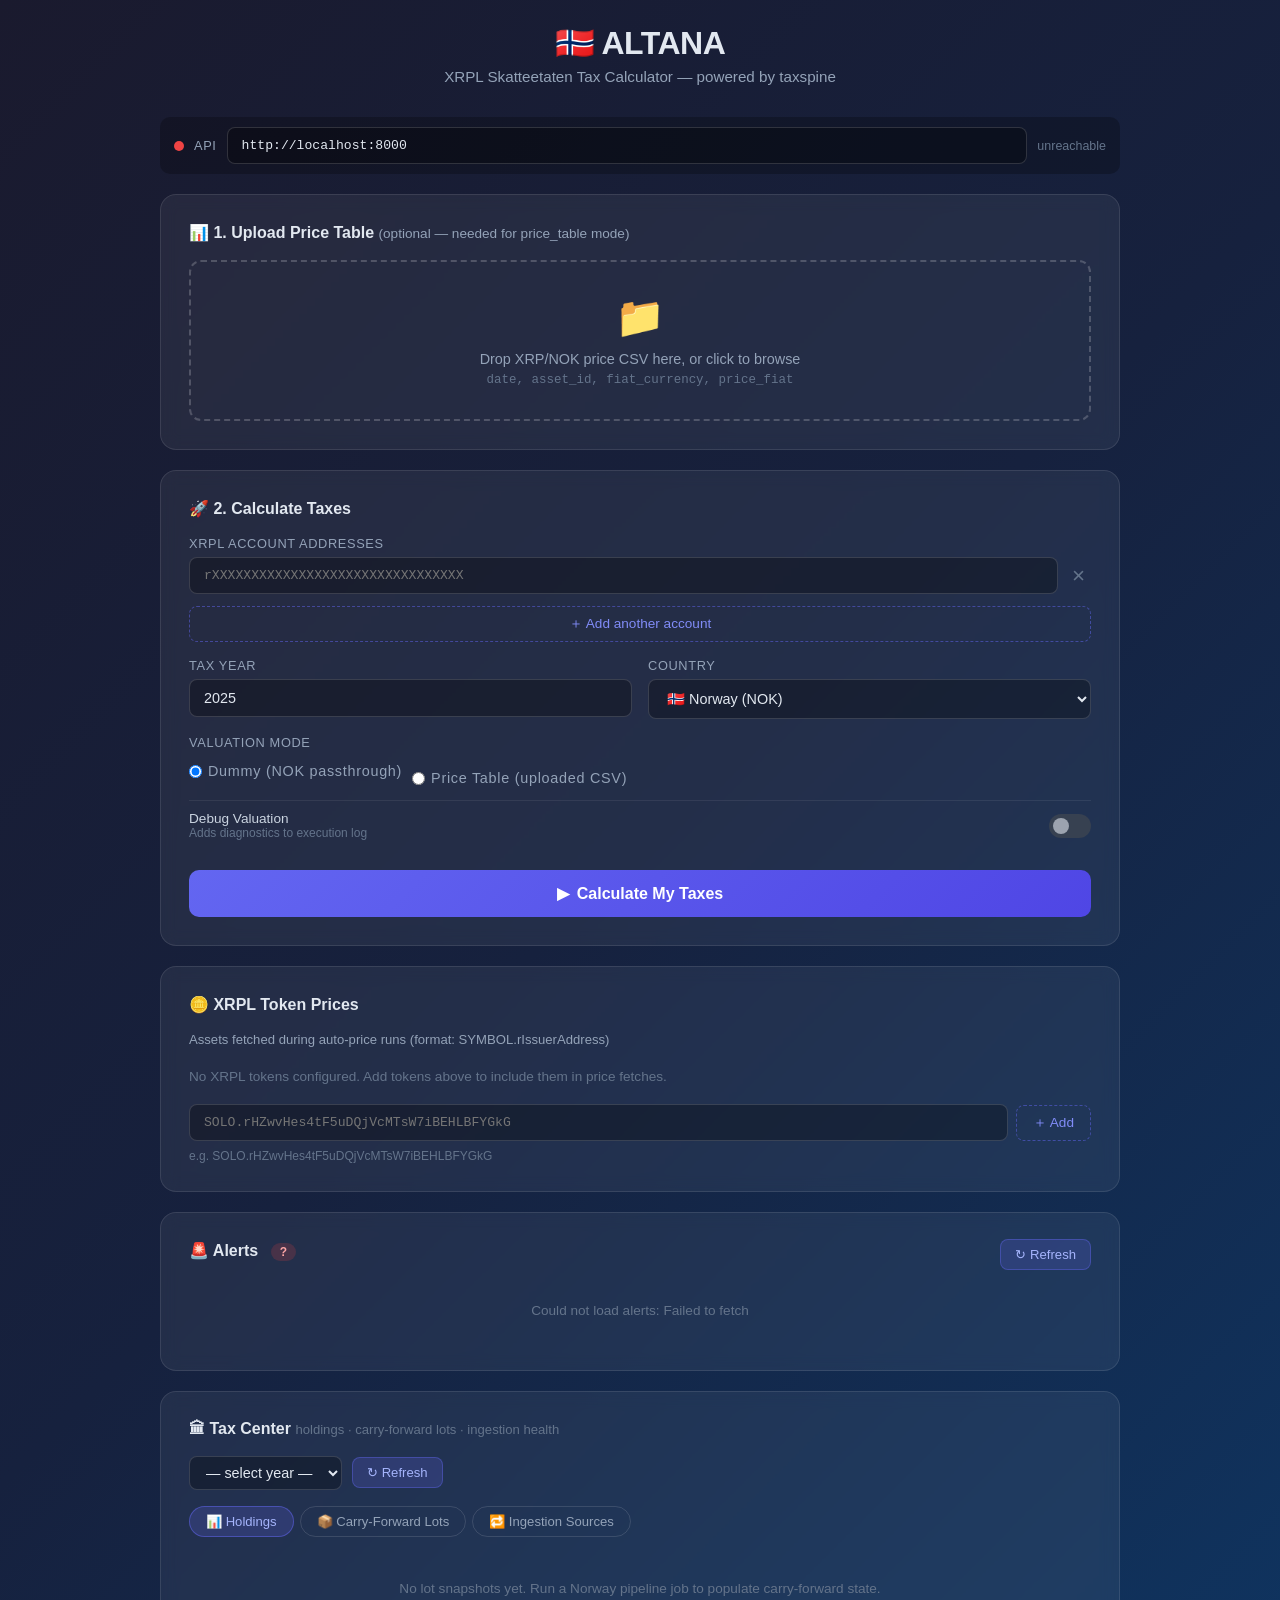
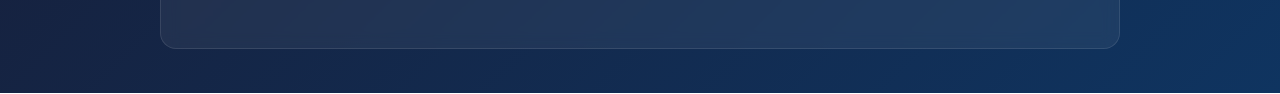
<file: ui.html>
<!DOCTYPE html>
<html lang="en">
<head>
  <meta charset="UTF-8">
  <meta name="viewport" content="width=device-width, initial-scale=1.0">
  <title>🇳🇴 ALTANA — XRPL Skatteetaten Calculator</title>
  <style>
    *, *::before, *::after { box-sizing: border-box; margin: 0; padding: 0; }

    body {
      font-family: -apple-system, BlinkMacSystemFont, 'Segoe UI', Roboto, sans-serif;
      background: linear-gradient(135deg, #1a1a2e 0%, #16213e 50%, #0f3460 100%);
      min-height: 100vh;
      color: #e2e8f0;
      padding: 24px 16px;
    }

    /* ── Layout ── */
    .page { max-width: 960px; margin: 0 auto; }

    .header {
      text-align: center;
      margin-bottom: 32px;
    }
    .header h1 { font-size: 2rem; font-weight: 700; letter-spacing: -0.5px; }
    .header p  { color: #94a3b8; margin-top: 6px; font-size: 0.95rem; }

    .card {
      background: rgba(255,255,255,0.06);
      backdrop-filter: blur(8px);
      border: 1px solid rgba(255,255,255,0.1);
      border-radius: 16px;
      padding: 28px;
      margin-bottom: 20px;
    }
    .card h3 {
      font-size: 1rem;
      font-weight: 600;
      margin-bottom: 18px;
      color: #e2e8f0;
    }

    /* ── Form elements ── */
    label {
      display: block;
      font-size: 0.8rem;
      font-weight: 500;
      color: #94a3b8;
      margin-bottom: 6px;
      margin-top: 14px;
      text-transform: uppercase;
      letter-spacing: 0.05em;
    }
    label:first-child { margin-top: 0; }

    input[type="text"],
    input[type="number"],
    select {
      width: 100%;
      padding: 10px 14px;
      background: rgba(0,0,0,0.3);
      border: 1px solid rgba(255,255,255,0.15);
      border-radius: 8px;
      color: #e2e8f0;
      font-size: 0.9rem;
      font-family: inherit;
      transition: border-color 0.2s;
    }
    input[type="text"]:focus,
    input[type="number"]:focus,
    select:focus {
      outline: none;
      border-color: #6366f1;
    }
    input.mono { font-family: 'Consolas', 'Monaco', monospace; font-size: 0.82rem; }

    /* ── Grid helpers ── */
    .grid-2 { display: grid; grid-template-columns: 1fr 1fr; gap: 16px; }
    @media (max-width: 600px) { .grid-2 { grid-template-columns: 1fr; } }

    /* ── Wallets ── */
    .wallet-row { display: flex; gap: 8px; align-items: center; margin-bottom: 8px; }
    .wallet-row input { flex: 1; }
    .remove-btn {
      background: none; border: none; color: #64748b;
      font-size: 1.4rem; cursor: pointer; padding: 2px 6px;
      border-radius: 6px; transition: color 0.15s;
      flex-shrink: 0;
    }
    .remove-btn:hover { color: #f87171; }
    .add-wallet-btn {
      background: none; border: 1px dashed rgba(99,102,241,0.5);
      color: #818cf8; padding: 8px 14px; border-radius: 8px;
      font-size: 0.85rem; cursor: pointer; width: 100%;
      transition: all 0.15s; margin-top: 4px;
    }
    .add-wallet-btn:hover { border-color: #818cf8; background: rgba(99,102,241,0.1); }

    /* ── XRPL token pills ── */
    .xrpl-token-pill {
      display: inline-flex; align-items: center; gap: 6px;
      background: rgba(99,102,241,0.15); border: 1px solid rgba(99,102,241,0.35);
      color: #a5b4fc; border-radius: 20px;
      padding: 4px 10px; font-size: 0.78rem; font-family: 'Consolas','Monaco',monospace;
      margin: 3px 4px 3px 0;
    }
    .xrpl-token-pill button {
      background: none; border: none; color: #6366f1; cursor: pointer;
      font-size: 0.9rem; padding: 0 2px; line-height: 1;
      border-radius: 50%; transition: color 0.15s;
    }
    .xrpl-token-pill button:hover { color: #f87171; }

    /* ── Upload zone ── */
    .upload-zone {
      border: 2px dashed rgba(255,255,255,0.2);
      border-radius: 12px;
      padding: 32px;
      text-align: center;
      cursor: pointer;
      transition: all 0.2s;
    }
    .upload-zone:hover, .upload-zone.dragover {
      border-color: #6366f1;
      background: rgba(99,102,241,0.08);
    }
    .upload-zone .icon { font-size: 2.5rem; margin-bottom: 10px; }
    .upload-zone p { color: #94a3b8; font-size: 0.9rem; }
    .upload-zone small { color: #64748b; font-size: 0.78rem; display: block; margin-top: 6px; font-family: monospace; }

    /* ── Toggle ── */
    .toggle-row {
      display: flex; align-items: center; justify-content: space-between;
      padding: 10px 0; border-top: 1px solid rgba(255,255,255,0.07);
      margin-top: 8px;
    }
    .toggle-label { font-size: 0.85rem; color: #cbd5e1; }
    .toggle-sub   { font-size: 0.75rem; color: #64748b; }
    .toggle-btn {
      position: relative; width: 42px; height: 24px;
      background: #374151; border: none; border-radius: 12px;
      cursor: pointer; transition: background 0.2s; flex-shrink: 0;
    }
    .toggle-btn.on { background: #6366f1; }
    .toggle-knob {
      position: absolute; top: 4px; left: 4px;
      width: 16px; height: 16px; border-radius: 50%;
      background: #9ca3af; transition: transform 0.2s, background 0.2s;
    }
    .toggle-btn.on .toggle-knob { transform: translateX(18px); background: #fff; }

    /* ── Buttons ── */
    .btn-primary {
      width: 100%; padding: 14px;
      background: linear-gradient(135deg, #6366f1, #4f46e5);
      color: white; border: none; border-radius: 10px;
      font-size: 1rem; font-weight: 600; cursor: pointer;
      transition: all 0.2s; margin-top: 20px;
      display: flex; align-items: center; justify-content: center; gap: 8px;
    }
    .btn-primary:hover:not(:disabled) { filter: brightness(1.1); transform: translateY(-1px); }
    .btn-primary:disabled { opacity: 0.5; cursor: not-allowed; transform: none; }

    /* ── Status banners ── */
    .banner {
      border-radius: 10px; padding: 12px 16px;
      font-size: 0.88rem; margin-top: 14px; display: none;
    }
    .banner.show { display: block; }
    .banner.success { background: rgba(34,197,94,0.15); border: 1px solid rgba(34,197,94,0.3); color: #86efac; }
    .banner.error   { background: rgba(239,68,68,0.15);  border: 1px solid rgba(239,68,68,0.3);  color: #fca5a5; }
    .banner.info    { background: rgba(99,102,241,0.15); border: 1px solid rgba(99,102,241,0.3); color: #a5b4fc; }

    /* ── API config bar ── */
    .api-bar {
      display: flex; align-items: center; gap: 10px;
      background: rgba(0,0,0,0.25); border-radius: 10px;
      padding: 10px 14px; margin-bottom: 20px; flex-wrap: wrap;
    }
    .api-bar label { margin: 0; text-transform: none; font-size: 0.8rem; white-space: nowrap; }
    .api-bar input { flex: 1; min-width: 200px; margin: 0; }
    .health-dot { width: 10px; height: 10px; border-radius: 50%; background: #374151; flex-shrink: 0; }
    .health-dot.ok  { background: #22c55e; }
    .health-dot.err { background: #ef4444; }

    /* ── Download buttons ── */
    .download-row {
      display: flex; gap: 12px; flex-wrap: wrap; margin-top: 16px;
    }
    .dl-btn {
      display: inline-flex; align-items: center; gap: 6px;
      padding: 10px 18px; border-radius: 8px;
      font-size: 0.88rem; font-weight: 500; cursor: pointer;
      border: none; text-decoration: none; transition: all 0.15s;
    }
    .dl-report { background: linear-gradient(135deg, #6366f1, #4f46e5); color: white; }
    .dl-log    { background: rgba(255,255,255,0.1); color: #cbd5e1; border: 1px solid rgba(255,255,255,0.15); }
    .dl-btn:hover { filter: brightness(1.15); transform: translateY(-1px); }

    /* ── Report embed ── */
    #report-frame-wrap {
      margin-top: 20px;
      border-radius: 12px;
      overflow: hidden;
      border: 1px solid rgba(255,255,255,0.1);
      display: none;
    }
    #report-frame-wrap.show { display: block; }
    #report-frame {
      width: 100%; border: none;
      background: white;
      min-height: 500px;
    }

    /* ── Tax Center ── */
    .tc-tabs {
      display: flex; gap: 6px; margin-bottom: 20px; flex-wrap: wrap;
    }
    .tc-tab {
      padding: 7px 16px; border-radius: 20px; font-size: 0.82rem; font-weight: 500;
      cursor: pointer; border: 1px solid rgba(255,255,255,0.12);
      background: transparent; color: #94a3b8; transition: all 0.15s;
    }
    .tc-tab.active {
      background: rgba(99,102,241,0.2); border-color: rgba(99,102,241,0.5); color: #a5b4fc;
    }
    .tc-panel { display: none; }
    .tc-panel.active { display: block; }

    .tc-year-row {
      display: flex; align-items: center; gap: 10px; margin-bottom: 16px; flex-wrap: wrap;
    }
    .tc-year-row select { width: auto; flex: 0 0 auto; padding: 7px 12px; }
    .tc-refresh {
      padding: 7px 14px; background: rgba(99,102,241,0.2);
      border: 1px solid rgba(99,102,241,0.4); color: #a5b4fc;
      border-radius: 8px; font-size: 0.82rem; cursor: pointer; transition: all 0.15s;
    }
    .tc-refresh:hover { background: rgba(99,102,241,0.35); }

    .tc-stat-row {
      display: flex; gap: 12px; margin-bottom: 18px; flex-wrap: wrap;
    }
    .tc-stat {
      flex: 1; min-width: 80px;
      background: rgba(0,0,0,0.2); border-radius: 10px; padding: 12px 16px;
      text-align: center;
    }
    .tc-stat .num { font-size: 1.6rem; font-weight: 700; color: #e2e8f0; }
    .tc-stat .lbl { font-size: 0.7rem; color: #64748b; text-transform: uppercase; letter-spacing: 0.05em; margin-top: 3px; }

    .tc-table { width: 100%; border-collapse: collapse; font-size: 0.82rem; }
    .tc-table th {
      text-align: left; font-size: 0.7rem; font-weight: 600; letter-spacing: 0.06em;
      text-transform: uppercase; color: #64748b; padding: 6px 10px; border-bottom: 1px solid rgba(255,255,255,0.07);
    }
    .tc-table td { padding: 8px 10px; border-bottom: 1px solid rgba(255,255,255,0.04); color: #cbd5e1; }
    .tc-table tr:last-child td { border-bottom: none; }
    .tc-table tr:hover td { background: rgba(255,255,255,0.03); }
    .tc-table .mono { font-family: 'Consolas','Monaco',monospace; font-size: 0.78rem; color: #94a3b8; }

    .pill {
      display: inline-block; padding: 2px 8px; border-radius: 12px;
      font-size: 0.72rem; font-weight: 600; letter-spacing: 0.03em;
    }
    .pill-green { background: rgba(34,197,94,0.15); color: #86efac; }
    .pill-slate { background: rgba(100,116,139,0.2); color: #94a3b8; }
    .pill-amber { background: rgba(245,158,11,0.15); color: #fcd34d; }

    .tc-empty { color: #64748b; font-size: 0.85rem; text-align: center; padding: 24px 0; }
    .tc-loading { color: #6366f1; font-size: 0.82rem; padding: 8px 0; }

    /* ── Alerts ── */
    .alerts-header-count {
      display: inline-block; margin-left: 8px;
      padding: 2px 9px; border-radius: 12px; font-size: 0.75rem; font-weight: 700;
      vertical-align: middle;
    }
    .alerts-header-count.none  { background: rgba(34,197,94,0.15);  color: #86efac; }
    .alerts-header-count.some  { background: rgba(239,68,68,0.18);   color: #fca5a5; }
    .alert-item {
      display: flex; align-items: flex-start; gap: 12px;
      padding: 12px 14px; border-radius: 10px; margin-bottom: 10px;
      font-size: 0.87rem; line-height: 1.5;
    }
    .alert-item:last-child { margin-bottom: 0; }
    .alert-item.sev-error {
      background: rgba(239,68,68,0.1); border: 1px solid rgba(239,68,68,0.25); color: #fca5a5;
    }
    .alert-item.sev-warn {
      background: rgba(251,191,36,0.08); border: 1px solid rgba(251,191,36,0.22); color: #fcd34d;
    }
    .alert-item.sev-info {
      background: rgba(99,102,241,0.1); border: 1px solid rgba(99,102,241,0.25); color: #a5b4fc;
    }
    .alert-icon { font-size: 1.15rem; flex-shrink: 0; margin-top: 1px; }
    .alert-body { flex: 1; }
    .alert-msg  { font-weight: 600; }
    .alert-cat  { font-size: 0.72rem; text-transform: uppercase; letter-spacing: 0.05em; opacity: 0.7; margin-top: 2px; }
    .alert-detail { margin: 6px 0 0 0; padding-left: 16px; opacity: 0.85; }
    .alert-detail li { margin-bottom: 2px; }
    .alert-job-link {
      display: inline-block; margin-top: 4px; font-size: 0.75rem;
      color: inherit; opacity: 0.6; text-decoration: underline; cursor: pointer;
    }
    .alert-job-link:hover { opacity: 1; }
    .alerts-all-clear {
      text-align: center; padding: 24px 0;
      color: #86efac; font-size: 0.88rem;
    }

    /* ── Progress ── */
    .progress-ring {
      width: 36px; height: 36px;
      animation: spin 1.2s linear infinite;
      flex-shrink: 0;
    }
    @keyframes spin { to { transform: rotate(360deg); } }
    .job-status-row {
      display: flex; align-items: center; gap: 14px;
      padding: 14px; background: rgba(0,0,0,0.2);
      border-radius: 10px; margin-top: 14px;
    }
    .job-status-text { font-size: 0.9rem; }
    .job-status-text .label { font-weight: 600; }
    .job-status-text .sub   { color: #94a3b8; font-size: 0.8rem; margin-top: 2px; font-family: monospace; }

    /* ── Review badge ── */
    .review-badge {
      display: flex; align-items: flex-start; gap: 10px;
      padding: 12px 16px; border-radius: 10px; margin-top: 12px;
      font-size: 0.88rem; line-height: 1.5;
    }
    .review-badge.clean {
      background: rgba(134,239,172,0.08); border: 1px solid rgba(134,239,172,0.25);
      color: #86efac;
    }
    .review-badge.warn {
      background: rgba(251,191,36,0.08); border: 1px solid rgba(251,191,36,0.25);
      color: #fcd34d;
    }
    .review-badge.unlinked {
      background: rgba(251,146,60,0.08); border: 1px solid rgba(251,146,60,0.25);
      color: #fdba74;
    }
    .review-badge .rb-icon { font-size: 1.2rem; flex-shrink: 0; margin-top: 1px; }
    .review-badge .rb-body { flex: 1; }
    .review-badge .rb-title { font-weight: 600; }
    .review-badge .rb-list  { margin: 6px 0 0 0; padding-left: 18px; color: inherit; opacity: 0.9; }
    .review-badge .rb-list li { margin-bottom: 3px; }
  </style>
</head>
<body>
<div class="page">

  <!-- Header -->
  <div class="header">
    <h1>🇳🇴 ALTANA</h1>
    <p>XRPL Skatteetaten Tax Calculator — powered by taxspine</p>
  </div>

  <!-- API config bar -->
  <div class="api-bar">
    <div class="health-dot" id="health-dot" title="API health"></div>
    <label>API</label>
    <input type="text" id="api-url" class="mono"
           value="http://localhost:8000" placeholder="http://localhost:8000"
           oninput="onApiUrlChange()">
    <small id="health-txt" style="color:#64748b;font-size:0.78rem;">checking…</small>
  </div>

  <!-- ── Card 1: Price CSV ── -->
  <div class="card">
    <h3>📊 1. Upload Price Table <span style="font-weight:400;font-size:0.85rem;color:#94a3b8;">(optional — needed for price_table mode)</span></h3>

    <div class="upload-zone" id="drop-zone"
         onclick="document.getElementById('csv-file').click()"
         ondrop="onDrop(event)" ondragover="onDragOver(event)" ondragleave="onDragLeave(event)">
      <div class="icon" id="drop-icon">📁</div>
      <p>Drop XRP/NOK price CSV here, or click to browse</p>
      <small>date, asset_id, fiat_currency, price_fiat</small>
      <input type="file" id="csv-file" accept=".csv" style="display:none" onchange="onFileChosen(event)">
    </div>

    <div class="banner" id="upload-banner"></div>
  </div>

  <!-- ── Card 2: Run ── -->
  <div class="card">
    <h3>🚀 2. Calculate Taxes</h3>

    <!-- XRPL Accounts -->
    <label>XRPL Account Addresses</label>
    <div id="wallets-list"></div>
    <button class="add-wallet-btn" type="button" onclick="addWallet()">＋ Add another account</button>

    <div class="grid-2" style="margin-top:16px;">
      <div>
        <label>Tax Year</label>
        <input type="number" id="tax-year" value="2025" min="2015" max="2035">
      </div>
      <div>
        <label>Country</label>
        <select id="country">
          <option value="norway">🇳🇴 Norway (NOK)</option>
          <option value="uk">🇬🇧 United Kingdom (GBP)</option>
        </select>
      </div>
    </div>

    <label style="margin-top:16px;">Valuation Mode</label>
    <div style="display:flex;gap:10px;flex-wrap:wrap;">
      <label style="text-transform:none;font-size:0.9rem;display:flex;align-items:center;gap:6px;cursor:pointer;font-weight:400;">
        <input type="radio" name="val_mode" value="dummy" checked> Dummy (NOK passthrough)
      </label>
      <label style="text-transform:none;font-size:0.9rem;display:flex;align-items:center;gap:6px;cursor:pointer;font-weight:400;">
        <input type="radio" name="val_mode" value="price_table"> Price Table (uploaded CSV)
      </label>
    </div>

    <!-- Debug toggle -->
    <div class="toggle-row">
      <div>
        <div class="toggle-label">Debug Valuation</div>
        <div class="toggle-sub">Adds diagnostics to execution log</div>
      </div>
      <button class="toggle-btn" id="debug-btn" type="button" onclick="toggleDebug()" aria-pressed="false">
        <span class="toggle-knob"></span>
      </button>
    </div>

    <!-- Form error -->
    <div class="banner error" id="form-error"></div>

    <button class="btn-primary" id="run-btn" type="button" onclick="runPipeline()">
      <span id="run-icon">▶</span>
      <span id="run-label">Calculate My Taxes</span>
    </button>
  </div>

  <!-- ── Card 2b: XRPL Token Prices ── -->
  <div class="card">
    <h3>🪙 XRPL Token Prices</h3>
    <p style="font-size:0.82rem;color:#94a3b8;margin-bottom:14px;">Assets fetched during auto-price runs (format: SYMBOL.rIssuerAddress)</p>

    <div id="xrplTokenList">
      <p id="xrplTokenEmpty" style="color:#64748b;font-size:0.85rem;padding:8px 0;">No XRPL tokens configured. Add tokens above to include them in price fetches.</p>
    </div>

    <div class="wallet-row" style="margin-top:12px;">
      <input id="xrplTokenInput" type="text" class="mono"
             placeholder="SOLO.rHZwvHes4tF5uDQjVcMTsW7iBEHLBFYGkG"
             spellcheck="false" autocomplete="off">
      <button id="xrplTokenAddBtn" type="button" class="add-wallet-btn" style="width:auto;padding:8px 16px;margin-top:0;">＋ Add</button>
    </div>
    <p id="xrplTokenHint" style="font-size:0.75rem;color:#64748b;margin-top:6px;">e.g. SOLO.rHZwvHes4tF5uDQjVcMTsW7iBEHLBFYGkG</p>
    <p id="xrplTokenError" style="display:none;font-size:0.82rem;color:#fca5a5;margin-top:6px;">Invalid format. Use SYMBOL.rIssuerAddress</p>
  </div>

  <!-- ── Card 3: Job status + results ── -->
  <div class="card" id="results-card" style="display:none;">
    <h3>📋 Job Status</h3>

    <div class="job-status-row" id="status-row">
      <svg class="progress-ring" id="status-spinner" viewBox="0 0 36 36">
        <circle cx="18" cy="18" r="14" fill="none" stroke="#374151" stroke-width="4"/>
        <circle cx="18" cy="18" r="14" fill="none" stroke="#6366f1" stroke-width="4"
                stroke-dasharray="30 58" stroke-linecap="round"/>
      </svg>
      <div class="job-status-text">
        <div class="label" id="status-label">Starting…</div>
        <div class="sub" id="status-sub"></div>
      </div>
    </div>

    <!-- Downloads (shown when complete) -->
    <div id="downloads" style="display:none;">
      <div id="review-badge-wrap"></div>
      <div class="download-row" id="dl-row"></div>
      <div id="report-frame-wrap">
        <iframe id="report-frame" title="Tax Report"></iframe>
      </div>
    </div>
  </div>

  <!-- ── Card 4: Alerts ── -->
  <div class="card" id="alerts-card">
    <h3>
      🚨 Alerts
      <span class="alerts-header-count none" id="alerts-count">…</span>
      <button class="tc-refresh" style="float:right;margin-top:-2px" onclick="loadAlerts()">↻ Refresh</button>
    </h3>
    <span class="tc-loading" id="alerts-loading" style="display:none">Loading…</span>
    <div id="alerts-list"></div>
  </div>

  <!-- ── Card 5: Tax Center ── -->
  <div class="card" id="tax-center-card">
    <h3>🏛 Tax Center <span style="font-weight:400;font-size:0.82rem;color:#64748b;">holdings · carry-forward lots · ingestion health</span></h3>

    <!-- Shared year selector (Lots + Holdings tabs) -->
    <div class="tc-year-row">
      <select id="tc-year-select" onchange="onTaxYearChange(this.value)">
        <option value="">— select year —</option>
      </select>
      <button class="tc-refresh" onclick="loadTaxCenter()">↻ Refresh</button>
      <span class="tc-loading" id="tc-year-loading" style="display:none">Loading…</span>
    </div>

    <!-- Tabs -->
    <div class="tc-tabs">
      <button class="tc-tab active" onclick="tcTab('portfolio', this)">📊 Holdings</button>
      <button class="tc-tab" onclick="tcTab('lots', this)">📦 Carry-Forward Lots</button>
      <button class="tc-tab" onclick="tcTab('dedup', this)">🔁 Ingestion Sources</button>
    </div>

    <!-- Panel: Holdings (portfolio) -->
    <div class="tc-panel active" id="tc-panel-portfolio">
      <span class="tc-loading" id="tc-portfolio-loading" style="display:none">Loading…</span>

      <!-- Summary stats -->
      <div class="tc-stat-row" id="tc-portfolio-stats" style="display:none">
        <div class="tc-stat">
          <div class="num" id="tc-port-stat-assets">—</div>
          <div class="lbl">Assets held</div>
        </div>
        <div class="tc-stat">
          <div class="num" id="tc-port-stat-lots" style="color:#a5b4fc">—</div>
          <div class="lbl">Active lots</div>
        </div>
        <div class="tc-stat" id="tc-port-stat-basis-wrap">
          <div class="num" id="tc-port-stat-basis" style="color:#86efac; font-size:1.1rem">—</div>
          <div class="lbl">Total cost basis (NOK)</div>
        </div>
      </div>

      <div id="tc-portfolio-wrap">
        <div class="tc-empty" id="tc-portfolio-empty">No lot snapshots yet. Run a Norway pipeline job to populate carry-forward state.</div>
        <table class="tc-table" id="tc-portfolio-table" style="display:none">
          <thead>
            <tr>
              <th>Asset</th>
              <th style="text-align:right">Quantity</th>
              <th style="text-align:right">Cost Basis (NOK)</th>
              <th style="text-align:right">Avg Cost/Unit</th>
              <th style="text-align:right">Lots</th>
              <th>Basis</th>
            </tr>
          </thead>
          <tbody id="tc-portfolio-tbody"></tbody>
        </table>
      </div>
    </div>

    <!-- Panel: Lots -->
    <div class="tc-panel" id="tc-panel-lots">
      <span class="tc-loading" id="tc-lots-loading" style="display:none">Loading…</span>

      <!-- Stats row -->
      <div class="tc-stat-row" id="tc-lot-stats" style="display:none">
        <div class="tc-stat">
          <div class="num" id="tc-stat-total">—</div>
          <div class="lbl">Total lots</div>
        </div>
        <div class="tc-stat">
          <div class="num" id="tc-stat-active" style="color:#86efac">—</div>
          <div class="lbl">Active (carry)</div>
        </div>
        <div class="tc-stat">
          <div class="num" id="tc-stat-depleted" style="color:#64748b">—</div>
          <div class="lbl">Depleted</div>
        </div>
        <div class="tc-stat">
          <div class="num" id="tc-stat-assets">—</div>
          <div class="lbl">Assets</div>
        </div>
      </div>

      <!-- Per-asset table -->
      <div id="tc-asset-wrap">
        <div class="tc-empty" id="tc-lots-empty">No lot snapshots yet. Run a Norway pipeline job to populate carry-forward state.</div>
        <table class="tc-table" id="tc-asset-table" style="display:none">
          <thead>
            <tr>
              <th>Asset</th>
              <th style="text-align:right">Total lots</th>
              <th style="text-align:right">Active</th>
              <th style="text-align:right">Depleted</th>
              <th>Status</th>
            </tr>
          </thead>
          <tbody id="tc-asset-tbody"></tbody>
        </table>
      </div>
    </div>

    <!-- Panel: Dedup -->
    <div class="tc-panel" id="tc-panel-dedup">
      <div class="tc-year-row" style="margin-top:4px">
        <button class="tc-refresh" onclick="loadDedupSources()">↻ Refresh</button>
        <span class="tc-loading" id="tc-dedup-loading" style="display:none">Loading…</span>
      </div>

      <div id="tc-dedup-wrap">
        <div class="tc-empty" id="tc-dedup-empty">No dedup sources found. Sources appear here after the first ingestion run.</div>
        <table class="tc-table" id="tc-dedup-table" style="display:none">
          <thead>
            <tr>
              <th>Source</th>
              <th style="text-align:right">Size</th>
              <th>Last modified</th>
            </tr>
          </thead>
          <tbody id="tc-dedup-tbody"></tbody>
        </table>
      </div>
    </div>
  </div>

</div><!-- .page -->

<script>
'use strict';

// ── State ─────────────────────────────────────────────────────────────────────
let _uploadedCsvPath = null;   // path returned by /uploads/csv
let _debug = false;
let _pollTimer = null;
let _currentJobId = null;

// ── API helpers ───────────────────────────────────────────────────────────────

function apiBase() {
  return (document.getElementById('api-url').value || 'http://localhost:8000').replace(/\/$/, '');
}

async function apiFetch(method, path, body) {
  const url = apiBase() + path;
  const opts = { method, headers: { 'Content-Type': 'application/json' } };
  if (body !== undefined && body !== null) opts.body = JSON.stringify(body);
  const res = await fetch(url, opts);
  if (!res.ok) {
    let msg = `${res.status} ${res.statusText}`;
    try { const j = await res.json(); msg = j.detail || j.message || msg; } catch {}
    throw new Error(msg);
  }
  return res.json();
}

async function apiUpload(file) {
  const fd = new FormData();
  fd.append('file', file);
  const res = await fetch(apiBase() + '/uploads/csv', { method: 'POST', body: fd });
  if (!res.ok) {
    let msg = `${res.status} ${res.statusText}`;
    try { const j = await res.json(); msg = j.detail || j.message || msg; } catch {}
    throw new Error(msg);
  }
  return res.json();
}

// ── Health check ──────────────────────────────────────────────────────────────
async function checkHealth() {
  const dot = document.getElementById('health-dot');
  const txt = document.getElementById('health-txt');
  try {
    const d = await apiFetch('GET', '/health');
    dot.className = 'health-dot ok';
    txt.textContent = d.status ?? 'ok';
  } catch {
    dot.className = 'health-dot err';
    txt.textContent = 'unreachable';
  }
}

function onApiUrlChange() {
  clearTimeout(window._healthTimer);
  window._healthTimer = setTimeout(checkHealth, 600);
}

// ── CSV Upload ────────────────────────────────────────────────────────────────
function onDragOver(e) { e.preventDefault(); document.getElementById('drop-zone').classList.add('dragover'); }
function onDragLeave()  { document.getElementById('drop-zone').classList.remove('dragover'); }
function onDrop(e)      { e.preventDefault(); onDragLeave(); handleFile(e.dataTransfer?.files?.[0]); }
function onFileChosen(e){ handleFile(e.target.files?.[0]); e.target.value = ''; }

async function handleFile(file) {
  if (!file) return;
  const banner = document.getElementById('upload-banner');
  showBanner(banner, 'info', `⏳ Uploading ${file.name}…`);
  document.getElementById('drop-icon').textContent = '⏳';

  try {
    const data = await apiUpload(file);
    _uploadedCsvPath = data.path;
    showBanner(banner, 'success', `✓ Uploaded: ${_uploadedCsvPath}`);
    document.getElementById('drop-icon').textContent = '✅';
  } catch (err) {
    showBanner(banner, 'error', `✗ Upload failed: ${err.message}`);
    document.getElementById('drop-icon').textContent = '📁';
  }
}

// ── Wallet rows ───────────────────────────────────────────────────────────────
function addWallet(value = '') {
  const list = document.getElementById('wallets-list');
  const row  = document.createElement('div');
  row.className = 'wallet-row';
  row.innerHTML = `
    <input type="text" class="wallet-input mono"
           value="${escHtml(value)}"
           placeholder="rXXXXXXXXXXXXXXXXXXXXXXXXXXXXXXXX"
           spellcheck="false" autocomplete="off">
    <button type="button" class="remove-btn" onclick="removeWallet(this)" title="Remove">×</button>
  `;
  list.appendChild(row);
}

function removeWallet(btn) {
  const list = document.getElementById('wallets-list');
  if (list.children.length <= 1) {
    list.querySelector('.wallet-input').value = '';
    return;
  }
  btn.closest('.wallet-row').remove();
}

// ── Debug toggle ──────────────────────────────────────────────────────────────
function toggleDebug() {
  _debug = !_debug;
  const btn = document.getElementById('debug-btn');
  btn.classList.toggle('on', _debug);
  btn.setAttribute('aria-pressed', _debug);
}

// ── Form validation + submission ──────────────────────────────────────────────
async function runPipeline() {
  const errBanner = document.getElementById('form-error');
  errBanner.classList.remove('show');

  const wallets = Array.from(document.querySelectorAll('.wallet-input'))
                       .map(i => i.value.trim()).filter(Boolean);
  if (wallets.length === 0) return showBanner(errBanner, 'error', 'Add at least one XRPL account address.');

  const valMode = document.querySelector('input[name="val_mode"]:checked')?.value ?? 'dummy';
  if (valMode === 'price_table' && !_uploadedCsvPath) {
    return showBanner(errBanner, 'error', 'Price Table mode requires uploading a CSV first (step 1).');
  }

  setRunState(true, '⟳ Creating job…');

  try {
    const payload = {
      xrpl_accounts:   wallets,
      tax_year:        parseInt(document.getElementById('tax-year').value, 10),
      country:         document.getElementById('country').value,
      valuation_mode:  valMode,
      debug_valuation: _debug,
    };
    if (valMode === 'price_table' && _uploadedCsvPath) {
      payload.csv_prices_path = _uploadedCsvPath;
    }

    // Create job
    const job = await apiFetch('POST', '/jobs', payload);
    _currentJobId = job.id;

    // Show status card
    showResults(true);
    updateStatus('starting', `Job ${job.id}`);

    // Start job
    setRunState(true, '⟳ Starting pipeline…');
    await apiFetch('POST', `/jobs/${job.id}/start`, null);

    // Begin polling
    startPolling(job.id);

  } catch (err) {
    showBanner(errBanner, 'error', err.message);
    showResults(false);
  } finally {
    setRunState(false, '▶ Calculate My Taxes');
  }
}

function setRunState(loading, label) {
  const btn = document.getElementById('run-btn');
  btn.disabled = loading;
  document.getElementById('run-label').textContent = loading
    ? label.replace(/^[▶⟳]\s*/, '')
    : 'Calculate My Taxes';
  document.getElementById('run-icon').textContent = loading ? '⟳' : '▶';
}

// ── Polling ───────────────────────────────────────────────────────────────────
function startPolling(jobId) {
  stopPolling();
  _pollTimer = setInterval(() => pollJob(jobId), 2500);
}

function stopPolling() {
  if (_pollTimer) { clearInterval(_pollTimer); _pollTimer = null; }
}

async function pollJob(jobId) {
  try {
    const job = await apiFetch('GET', `/jobs/${jobId}`);
    const status = (job.status || '').toLowerCase();

    updateStatus(status, `Job ${jobId}`);

    if (status === 'completed') {
      stopPolling();
      await loadResults(jobId);
      loadAlerts();   // refresh alerts — new review data may have appeared
    } else if (status === 'failed') {
      stopPolling();
      const errMsg = job.output?.error_message || 'Pipeline failed — check log';
      updateStatus('failed', `${jobId} — ${errMsg}`);
      // Still try to show log download
      await loadResults(jobId, true);
      loadAlerts();   // refresh alerts — review data may exist even on failure
    }
  } catch (err) {
    console.warn('Poll error:', err.message);
  }
}

async function loadResults(jobId, failedJob = false) {
  try {
    const files = await apiFetch('GET', `/jobs/${jobId}/files`);
    // files is a dict: { "report": "/path/...", "log": "/path/..." }
    const dlRow  = document.getElementById('dl-row');
    const dlArea = document.getElementById('downloads');
    dlRow.innerHTML = '';

    const kindLabels = {
      report:  { icon: '📊', label: 'Tax Report (HTML)', cls: 'dl-report' },
      gains:   { icon: '📈', label: 'gains.csv',          cls: 'dl-log' },
      wealth:  { icon: '💰', label: 'wealth.csv',          cls: 'dl-log' },
      summary: { icon: '📋', label: 'summary.json',        cls: 'dl-log' },
      log:     { icon: '🪵', label: 'Execution Log',       cls: 'dl-log' },
    };

    let hasReport = false;

    Object.entries(files).forEach(([kind, _path]) => {
      const meta = kindLabels[kind] || { icon: '📄', label: kind, cls: 'dl-log' };
      const btn  = document.createElement('button');
      btn.className = `dl-btn ${meta.cls}`;
      btn.innerHTML = `${meta.icon} ${meta.label}`;
      btn.onclick = () => downloadKind(jobId, kind, meta.label);
      dlRow.appendChild(btn);
      if (kind === 'report') hasReport = true;
    });

    dlArea.style.display = 'block';

    // Load review badge (Norway jobs only — silently skipped for UK/no data)
    loadReviewBadge(jobId);

    // Embed the HTML report in an iframe
    if (hasReport && !failedJob) {
      const frameWrap = document.getElementById('report-frame-wrap');
      const frame     = document.getElementById('report-frame');
      const reportUrl = `${apiBase()}/jobs/${jobId}/files/report`;
      frame.src = reportUrl;
      frameWrap.classList.add('show');

      // Auto-resize iframe to content height after load
      frame.onload = () => {
        try {
          frame.style.height = Math.max(400, frame.contentWindow.document.body.scrollHeight + 32) + 'px';
        } catch { frame.style.height = '600px'; }
      };
    }
  } catch (err) {
    console.warn('Could not load file list:', err.message);
  }
}

async function loadReviewBadge(jobId) {
  const wrap = document.getElementById('review-badge-wrap');
  if (!wrap) return;
  wrap.innerHTML = '';
  try {
    const r = await apiFetch('GET', `/jobs/${jobId}/review`);
    let cls, icon, title;
    if (r.clean) {
      cls = 'clean'; icon = '✅'; title = 'Review clean — no warnings';
    } else if (r.has_unlinked_transfers) {
      cls = 'unlinked'; icon = '🔗';
      title = `${r.warning_count} warning(s) · unlinked transfers detected`;
    } else {
      cls = 'warn'; icon = '⚠️';
      title = `${r.warning_count} warning(s)`;
    }
    const listHtml = r.warnings.length
      ? `<ul class="rb-list">${r.warnings.map(w => `<li>${escHtml(w)}</li>`).join('')}</ul>`
      : '';
    wrap.innerHTML = `
      <div class="review-badge ${cls}">
        <span class="rb-icon">${icon}</span>
        <div class="rb-body">
          <div class="rb-title">${title}</div>
          ${listHtml}
        </div>
      </div>`;
  } catch (_) {
    // No review data — silently omit badge (UK jobs, old jobs, etc.)
  }
}

function escHtml(s) {
  return s.replace(/&/g,'&amp;').replace(/</g,'&lt;').replace(/>/g,'&gt;').replace(/"/g,'&quot;');
}

async function downloadKind(jobId, kind, label) {
  try {
    const url = `${apiBase()}/jobs/${jobId}/files/${kind}`;
    const a   = document.createElement('a');
    a.href    = url;
    a.download = label; // browser will use server Content-Disposition
    a.target   = '_blank';
    document.body.appendChild(a);
    a.click();
    document.body.removeChild(a);
  } catch (err) {
    alert(`Download failed: ${err.message}`);
  }
}

// ── UI helpers ────────────────────────────────────────────────────────────────
function showResults(show) {
  document.getElementById('results-card').style.display = show ? '' : 'none';
}

const STATUS_LABELS = {
  pending:   '⏳ Pending',
  starting:  '⏳ Starting…',
  running:   '⚙ Running pipeline…',
  completed: '✅ Complete!',
  failed:    '❌ Failed',
};

function updateStatus(status, sub) {
  document.getElementById('status-label').textContent = STATUS_LABELS[status] ?? status;
  document.getElementById('status-sub').textContent   = sub || '';

  const spinner = document.getElementById('status-spinner');
  const running = status === 'running' || status === 'starting' || status === 'pending';
  spinner.style.display = running ? '' : 'none';
}

function showBanner(el, type, msg) {
  el.className = `banner ${type} show`;
  el.textContent = msg;
}

function escHtml(s) {
  return String(s).replace(/&/g,'&amp;').replace(/</g,'&lt;').replace(/>/g,'&gt;').replace(/"/g,'&quot;');
}

// ── Alerts ────────────────────────────────────────────────────────────────────

const _ALERT_ICONS = { error: '🔴', warn: '⚠️', info: 'ℹ️' };

async function loadAlerts() {
  const loading  = document.getElementById('alerts-loading');
  const list     = document.getElementById('alerts-list');
  const countBadge = document.getElementById('alerts-count');
  loading.style.display = '';
  list.innerHTML = '';

  try {
    const alerts = await apiFetch('GET', '/alerts');

    if (!alerts || alerts.length === 0) {
      countBadge.className = 'alerts-header-count none';
      countBadge.textContent = 'all clear';
      list.innerHTML = '<div class="alerts-all-clear">✅ No alerts — system is healthy</div>';
      return;
    }

    countBadge.className = 'alerts-header-count some';
    countBadge.textContent = `${alerts.length} alert${alerts.length === 1 ? '' : 's'}`;

    list.innerHTML = alerts.map(a => {
      const icon     = _ALERT_ICONS[a.severity] || 'ℹ️';
      const sevClass = `sev-${a.severity}`;
      const catLabel = a.category === 'review' ? 'Review' : 'System health';

      const detailHtml = a.detail && a.detail.length
        ? `<ul class="alert-detail">${a.detail.map(w => `<li>${escHtml(w)}</li>`).join('')}</ul>`
        : '';

      const jobLinkHtml = a.job_id
        ? `<span class="alert-job-link" onclick="scrollToJob('${escHtml(a.job_id)}')" title="Job ${escHtml(a.job_id)}">→ job ${escHtml(a.job_id.slice(0, 8))}…</span>`
        : '';

      return `<div class="alert-item ${sevClass}">
        <span class="alert-icon">${icon}</span>
        <div class="alert-body">
          <div class="alert-msg">${escHtml(a.message)}</div>
          <div class="alert-cat">${catLabel}</div>
          ${detailHtml}
          ${jobLinkHtml}
        </div>
      </div>`;
    }).join('');

  } catch (err) {
    countBadge.className = 'alerts-header-count some';
    countBadge.textContent = '?';
    list.innerHTML = `<div class="tc-empty">Could not load alerts: ${escHtml(err.message)}</div>`;
  } finally {
    loading.style.display = 'none';
  }
}

function scrollToJob(jobId) {
  // If this is the currently visible job, just scroll to the results card.
  if (jobId === _currentJobId) {
    document.getElementById('results-card')?.scrollIntoView({ behavior: 'smooth' });
  }
}

// ── Tax Center ────────────────────────────────────────────────────────────────

function tcTab(name, btn) {
  document.querySelectorAll('.tc-tab').forEach(b => b.classList.remove('active'));
  document.querySelectorAll('.tc-panel').forEach(p => p.classList.remove('active'));
  btn.classList.add('active');
  document.getElementById(`tc-panel-${name}`).classList.add('active');
}

/** Called when the shared year selector changes — refreshes Lots + Holdings panels. */
function onTaxYearChange(year) {
  loadLotYear(year);
  loadPortfolioYear(year);
}

async function loadTaxCenter() {
  await Promise.all([loadLotYears(), loadDedupSources()]);
}

// ── Lots panel ────────────────────────────────────────────────────────────────

async function loadLotYears() {
  const sel = document.getElementById('tc-year-select');
  try {
    const data = await apiFetch('GET', '/lots/years');
    const years = (data.years || []).slice().reverse();   // most-recent first
    const prev = sel.value;
    sel.innerHTML = '<option value="">— select year —</option>' +
      years.map(y => `<option value="${y}"${String(y) === prev ? ' selected' : ''}>${y}</option>`).join('');

    if (years.length > 0) {
      const pick = years.includes(parseInt(prev, 10)) ? prev : String(years[0]);
      sel.value = pick;
      // Load both panels for the selected year.
      await Promise.all([loadLotYear(pick), loadPortfolioYear(pick)]);
    } else {
      _showLotEmpty(true);
      _showPortfolioEmpty(true);
    }
  } catch (err) {
    console.warn('Could not load lot years:', err.message);
    _showLotEmpty(true);
    _showPortfolioEmpty(true);
  }
}

async function loadLotYear(year) {
  if (!year) { _showLotEmpty(true); return; }
  const loading = document.getElementById('tc-lots-loading');
  loading.style.display = '';
  try {
    const data = await apiFetch('GET', `/lots/${year}`);
    _renderLotSummary(data);
  } catch (err) {
    console.warn('Could not load lot year:', err.message);
    _showLotEmpty(true);
  } finally {
    loading.style.display = 'none';
  }
}

function _renderLotSummary(data) {
  const assets = data.assets || {};
  const assetKeys = Object.keys(assets);

  document.getElementById('tc-stat-total').textContent    = data.total_lots ?? '—';
  document.getElementById('tc-stat-active').textContent   = data.active_lots ?? '—';
  document.getElementById('tc-stat-depleted').textContent = data.depleted_lots ?? '—';
  document.getElementById('tc-stat-assets').textContent   = assetKeys.length;
  document.getElementById('tc-lot-stats').style.display   = '';

  if (assetKeys.length === 0) {
    _showLotEmpty(true);
    return;
  }

  const tbody = document.getElementById('tc-asset-tbody');
  tbody.innerHTML = assetKeys.sort().map(asset => {
    const info     = assets[asset];
    const total    = info.total_lots ?? 0;
    const active   = info.active_lots ?? 0;
    const depleted = total - active;
    const pill     = active > 0
      ? '<span class="pill pill-green">active</span>'
      : '<span class="pill pill-slate">depleted</span>';
    return `<tr>
      <td><strong>${escHtml(asset)}</strong></td>
      <td style="text-align:right">${total}</td>
      <td style="text-align:right">${active}</td>
      <td style="text-align:right">${depleted}</td>
      <td>${pill}</td>
    </tr>`;
  }).join('');

  _showLotEmpty(false);
}

function _showLotEmpty(show) {
  document.getElementById('tc-lots-empty').style.display    = show ? '' : 'none';
  document.getElementById('tc-asset-table').style.display   = show ? 'none' : '';
  if (show) document.getElementById('tc-lot-stats').style.display = 'none';
}

// ── Holdings / Portfolio panel ─────────────────────────────────────────────────

const _nokFmt = new Intl.NumberFormat('nb-NO', { minimumFractionDigits: 0, maximumFractionDigits: 0 });
const _qtyFmt = new Intl.NumberFormat('en-US', { minimumFractionDigits: 2, maximumFractionDigits: 8 });

function _fmtNok(str)  { const v = parseFloat(str); return isNaN(v) ? '—' : _nokFmt.format(v); }
function _fmtQty(str)  { const v = parseFloat(str); return isNaN(v) ? '—' : _qtyFmt.format(v); }

async function loadPortfolioYear(year) {
  if (!year) { _showPortfolioEmpty(true); return; }
  const loading = document.getElementById('tc-portfolio-loading');
  loading.style.display = '';
  try {
    const data = await apiFetch('GET', `/lots/${year}/portfolio`);
    _renderPortfolio(data);
  } catch (err) {
    console.warn('Could not load portfolio:', err.message);
    _showPortfolioEmpty(true);
  } finally {
    loading.style.display = 'none';
  }
}

function _renderPortfolio(data) {
  const assets = data.assets || [];
  if (assets.length === 0) { _showPortfolioEmpty(true); return; }

  // Summary stats
  const totalLots  = assets.reduce((s, a) => s + a.lot_count, 0);
  const totalBasis = assets.reduce((s, a) => s + parseFloat(a.total_cost_basis_nok || '0'), 0);
  const anyMissing = assets.some(a => a.has_missing_basis);

  document.getElementById('tc-port-stat-assets').textContent = assets.length;
  document.getElementById('tc-port-stat-lots').textContent   = totalLots;
  document.getElementById('tc-port-stat-basis').textContent  =
    (anyMissing ? '≥ ' : '') + 'kr ' + _nokFmt.format(totalBasis);
  document.getElementById('tc-portfolio-stats').style.display = '';

  // Table rows
  const tbody = document.getElementById('tc-portfolio-tbody');
  tbody.innerHTML = assets.map(a => {
    const basisStr = a.total_cost_basis_nok !== null
      ? (a.has_missing_basis ? '≥ ' : '') + 'kr ' + _fmtNok(a.total_cost_basis_nok)
      : '—';
    const avgStr = a.avg_cost_nok_per_unit !== null
      ? (a.has_missing_basis ? '≈ ' : '') + 'kr ' + _fmtNok(a.avg_cost_nok_per_unit)
      : '—';
    const basisPill = a.has_missing_basis
      ? '<span class="pill pill-amber">⚠ partial</span>'
      : '<span class="pill pill-green">complete</span>';
    return `<tr>
      <td><strong>${escHtml(a.asset)}</strong></td>
      <td style="text-align:right" class="mono">${_fmtQty(a.total_quantity)}</td>
      <td style="text-align:right" class="mono">${escHtml(basisStr)}</td>
      <td style="text-align:right" class="mono">${escHtml(avgStr)}</td>
      <td style="text-align:right">${a.lot_count}</td>
      <td>${basisPill}</td>
    </tr>`;
  }).join('');

  _showPortfolioEmpty(false);
}

function _showPortfolioEmpty(show) {
  document.getElementById('tc-portfolio-empty').style.display   = show ? '' : 'none';
  document.getElementById('tc-portfolio-table').style.display   = show ? 'none' : '';
  if (show) document.getElementById('tc-portfolio-stats').style.display = 'none';
}

// ── Dedup panel ───────────────────────────────────────────────────────────────

async function loadDedupSources() {
  const loading = document.getElementById('tc-dedup-loading');
  loading.style.display = '';
  try {
    const sources = await apiFetch('GET', '/dedup/sources');
    _renderDedupSources(sources);
  } catch (err) {
    console.warn('Could not load dedup sources:', err.message);
    _showDedupEmpty(true);
  } finally {
    loading.style.display = 'none';
  }
}

function _renderDedupSources(sources) {
  if (!sources || sources.length === 0) { _showDedupEmpty(true); return; }

  const tbody = document.getElementById('tc-dedup-tbody');
  tbody.innerHTML = sources.map(s => {
    const kb   = (s.size_bytes / 1024).toFixed(1);
    const mtime = s.last_modified ? s.last_modified.replace('T', ' ').replace('Z', ' UTC') : '—';
    return `<tr>
      <td><strong>${escHtml(s.source)}</strong></td>
      <td style="text-align:right" class="mono">${kb} KB</td>
      <td class="mono">${escHtml(mtime)}</td>
    </tr>`;
  }).join('');

  _showDedupEmpty(false);
}

function _showDedupEmpty(show) {
  document.getElementById('tc-dedup-empty').style.display = show ? '' : 'none';
  document.getElementById('tc-dedup-table').style.display = show ? 'none' : '';
}

// ── XRPL Token management ─────────────────────────────────────────────────────

async function loadXrplTokens() {
  try {
    const ws = await apiFetch('GET', '/workspace');
    renderXrplTokens(ws.xrpl_assets || []);
  } catch (e) { /* silent — workspace may not be configured yet */ }
}

function renderXrplTokens(tokens) {
  const list  = document.getElementById('xrplTokenList');
  const empty = document.getElementById('xrplTokenEmpty');
  // Remove existing pills (keep the empty-state element)
  list.querySelectorAll('.xrpl-token-pill').forEach(el => el.remove());
  if (tokens.length === 0) {
    if (empty) empty.style.display = '';
  } else {
    if (empty) empty.style.display = 'none';
    tokens.forEach(spec => {
      const pill = document.createElement('span');
      pill.className = 'xrpl-token-pill';
      pill.innerHTML = `${escHtml(spec)} <button onclick="removeXrplToken('${escHtml(spec).replace(/'/g, "\\'")}')">✕</button>`;
      list.appendChild(pill);
    });
  }
}

async function addXrplToken() {
  const input  = document.getElementById('xrplTokenInput');
  const errEl  = document.getElementById('xrplTokenError');
  errEl.style.display = 'none';
  const spec = (input.value || '').trim();
  if (!spec) return;
  try {
    const res = await fetch(apiBase() + '/workspace/xrpl-assets', {
      method: 'POST',
      headers: { 'Content-Type': 'application/json' },
      body: JSON.stringify({ spec }),
    });
    if (res.status === 422) {
      errEl.style.display = '';
      return;
    }
    if (res.ok) {
      input.value = '';
      errEl.style.display = 'none';
      await loadXrplTokens();
    }
  } catch (e) {
    errEl.textContent = `Error: ${e.message}`;
    errEl.style.display = '';
  }
}

async function removeXrplToken(spec) {
  try {
    const res = await fetch(apiBase() + `/workspace/xrpl-assets/${encodeURIComponent(spec)}`, { method: 'DELETE' });
    if (res.ok) await loadXrplTokens();
  } catch (e) { /* silent */ }
}

// ── Init ──────────────────────────────────────────────────────────────────────
document.addEventListener('DOMContentLoaded', () => {
  addWallet();               // seed one empty wallet row
  checkHealth();
  setInterval(checkHealth, 20_000);
  loadAlerts();              // populate Alerts on page load
  setInterval(loadAlerts, 60_000);  // refresh alerts every 60 s
  loadTaxCenter();           // populate Tax Center on page load
  loadXrplTokens();          // populate XRPL token list on page load
  document.getElementById('xrplTokenAddBtn').addEventListener('click', addXrplToken);
  document.getElementById('xrplTokenInput').addEventListener('keydown', e => {
    if (e.key === 'Enter') addXrplToken();
  });
});
</script>
</body>
</html>
</file>
